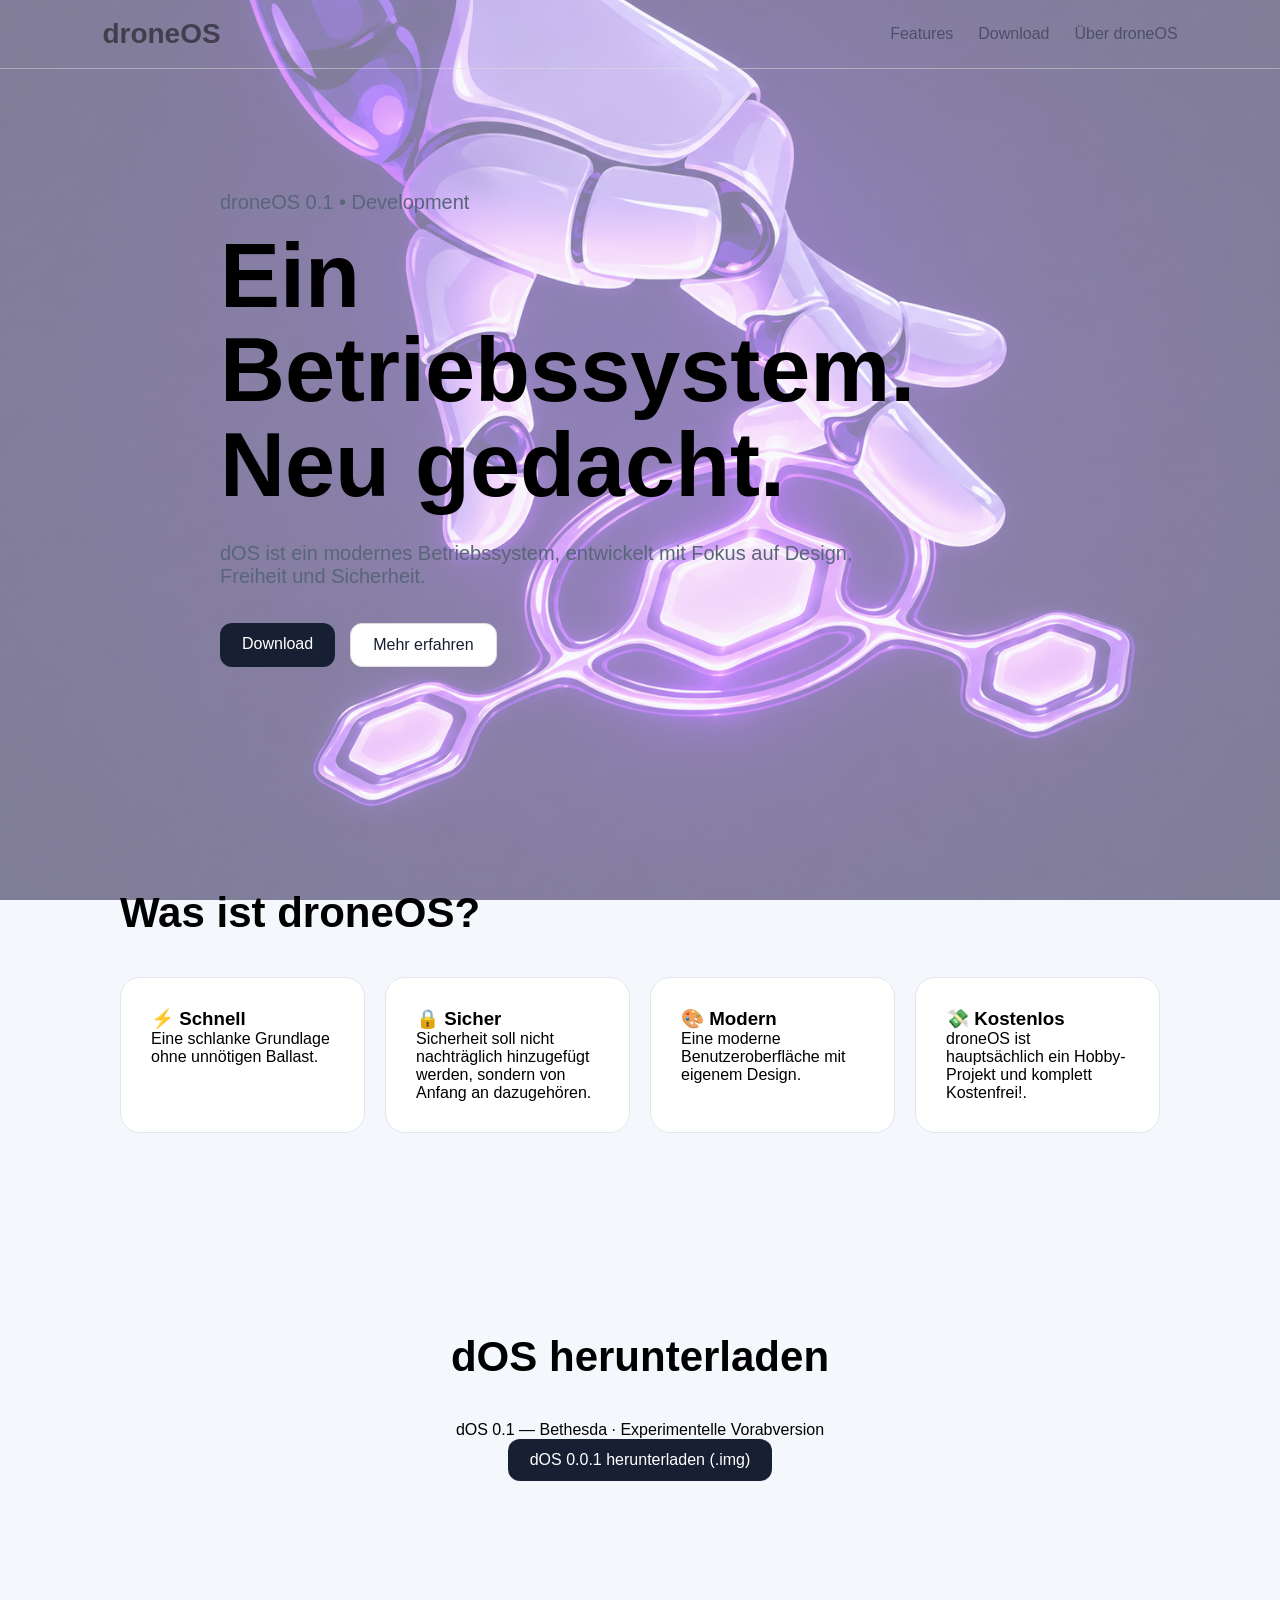
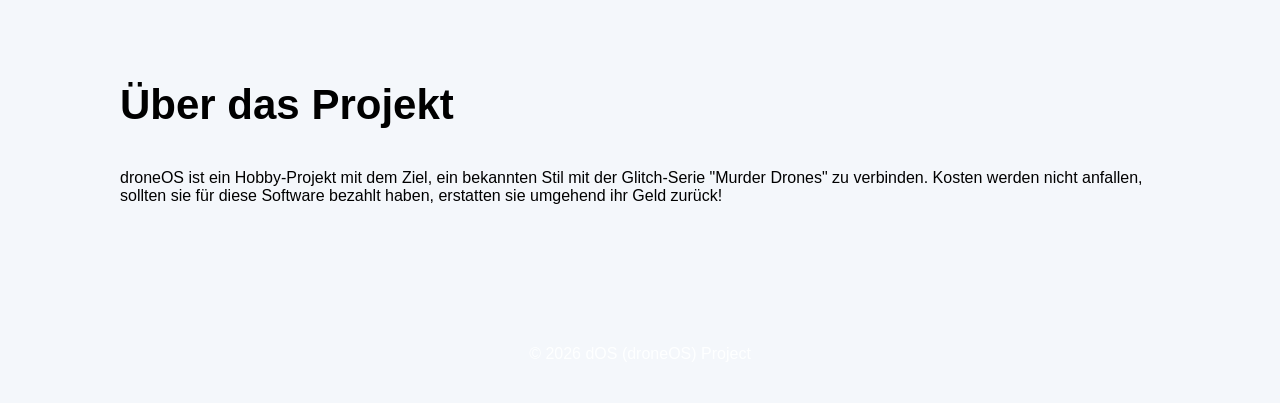
<file: index.html>
<!DOCTYPE html>
<html lang="de">
<head>
    <meta charset="UTF-8">
    <meta name="viewport" content="width=device-width, initial-scale=1.0">

    <title>droneOS – Dein Betriebssystem</title>

    <link rel="stylesheet" href="style.css">
</head>

<body>

    <header>
        <div class="logo">droneOS</div>

        <nav>
            <a href="#features">Features</a>
            <a href="#download">Download</a>
            <a href="#about">Über droneOS</a>
        </nav>
    </header>


    <main>

        <section class="hero">
            <p class="version">droneOS 0.1 • Development</p>

            <h1>Ein Betriebssystem.<br>Neu gedacht.</h1>

            <p>
                dOS ist ein modernes Betriebssystem,
                entwickelt mit Fokus auf Design, Freiheit und Sicherheit.
            </p>

            <div class="buttons">
                <a class="button primary" href="#download">Download</a>
                <a class="button secondary" href="#about">Mehr erfahren</a>
            </div>
        </section>


        <section id="features" class="section">

            <h2>Was ist droneOS?</h2>

            <div class="cards">

                <div class="card">
                    <h3>⚡ Schnell</h3>
                    <p>
                        Eine schlanke Grundlage ohne unnötigen Ballast.
                    </p>
                </div>

                <div class="card">
                    <h3>🔒 Sicher</h3>
                    <p>
                        Sicherheit soll nicht nachträglich hinzugefügt werden,
                        sondern von Anfang an dazugehören.
                    </p>
                </div>

                <div class="card">
                    <h3>🎨 Modern</h3>
                    <p>
                        Eine moderne Benutzeroberfläche mit eigenem Design.
                    </p>
                </div>
                
                <div class="card">
                    <h3>💸 Kostenlos</h3>
                    <p>
                        droneOS ist hauptsächlich ein Hobby-Projekt und komplett Kostenfrei!.
                    </p>
                </div>

            </div>

        </section>


<section id="download" class="section download">

<h2>dOS herunterladen</h2>

<p>dOS 0.1 — Bethesda · Experimentelle Vorabversion</p>

<a class="button primary"
   href="dos.img"
   download="dos.img">
    dOS 0.0.1 herunterladen (.img)
</a>

</section>

        </section>


        <section id="about" class="section">

            <h2>Über das Projekt</h2>

            <p>
                droneOS ist ein Hobby-Projekt mit dem Ziel, ein bekannten Stil mit der Glitch-Serie "Murder Drones" zu verbinden. Kosten werden nicht anfallen, sollten sie für diese Software bezahlt haben, erstatten sie umgehend ihr Geld zurück!
            </p>

        </section>

    </main>


    <footer>
        <p>© 2026 dOS (droneOS) Project</p>
    </footer>

</body>
</html>
</file>
<file: style.css>
* {
    box-sizing: border-box;
    margin: 0;
    padding: 0;
}

html {
    scroll-behavior: smooth;
}

body {
    font-family: -apple-system, BlinkMacSystemFont, "Segoe UI", sans-serif;

    position: relative;
    background: #f4f7fb;
}

body::before {
    content: "";
    position: fixed;
    inset: 0;

    background-image: url("Images/ChatGPT Image 5. Aug. 2026, 01_32_09.png");
    background-size: cover;
    background-position: center;

    opacity: 0.5;

    z-index: -1;
}



/* Navigation */

header {
    position: sticky;
    top: 0;

    display: flex;
    justify-content: space-between;
    align-items: center;

    padding: 18px 8%;

    border-bottom: 1px solid #ddd;
    opacity: 0.5;

    z-index: 100;
}

.logo {
    font-size: 28px;
    font-weight: bold;
}

nav {
    display: flex;
    gap: 25px;
}

nav a {
    color: #172033;
    text-decoration: none;
}

nav a:hover {
    opacity: 0.6;
}


/* Hero */

.hero {
    min-height: 80vh;

    display: flex;
    flex-direction: column;
    justify-content: center;

    max-width: 900px;
    margin: auto;

    padding: 80px 30px;
}

.version {
    color: #667085;
    margin-bottom: 15px;
}

.hero h1 {
    font-size: clamp(45px, 8vw, 90px);
    line-height: 1.05;
    margin-bottom: 30px;
}

.hero p {
    max-width: 650px;
    font-size: 20px;
    color: #596579;
}


/* Buttons */

.buttons {
    display: flex;
    gap: 15px;
    margin-top: 35px;
}

.button {
    display: inline-block;

    padding: 12px 22px;

    border-radius: 12px;

    text-decoration: none;

    transition: 0.2s;
}

.primary {
    background: #172033;
    color: white;
}

.secondary {
    background: white;
    color: #172033;
    border: 1px solid #ddd;
}

.button:hover {
    transform: translateY(-2px);
}


/* Sections */

.section {
    max-width: 1100px;
    margin: auto;
    padding: 100px 30px;
}

.section h2 {
    font-size: 42px;
    margin-bottom: 40px;
}


/* Cards */

.cards {
    display: grid;

    grid-template-columns:
        repeat(4, minmax(220px, 1fr));

    gap: 20px;
}

.card {
    padding: 30px;

    background: white;

    border: 1px solid #e2e5ea;

    border-radius: 20px;

    transition: 0.2s;
}

.card:hover {
    transform: translateY(-5px);
}


/* Download */

.download {
    text-align: center;
}


/* Footer */

footer {
    text-align: center;
    padding: 40px;

    color: #feffff;
}
</file>
